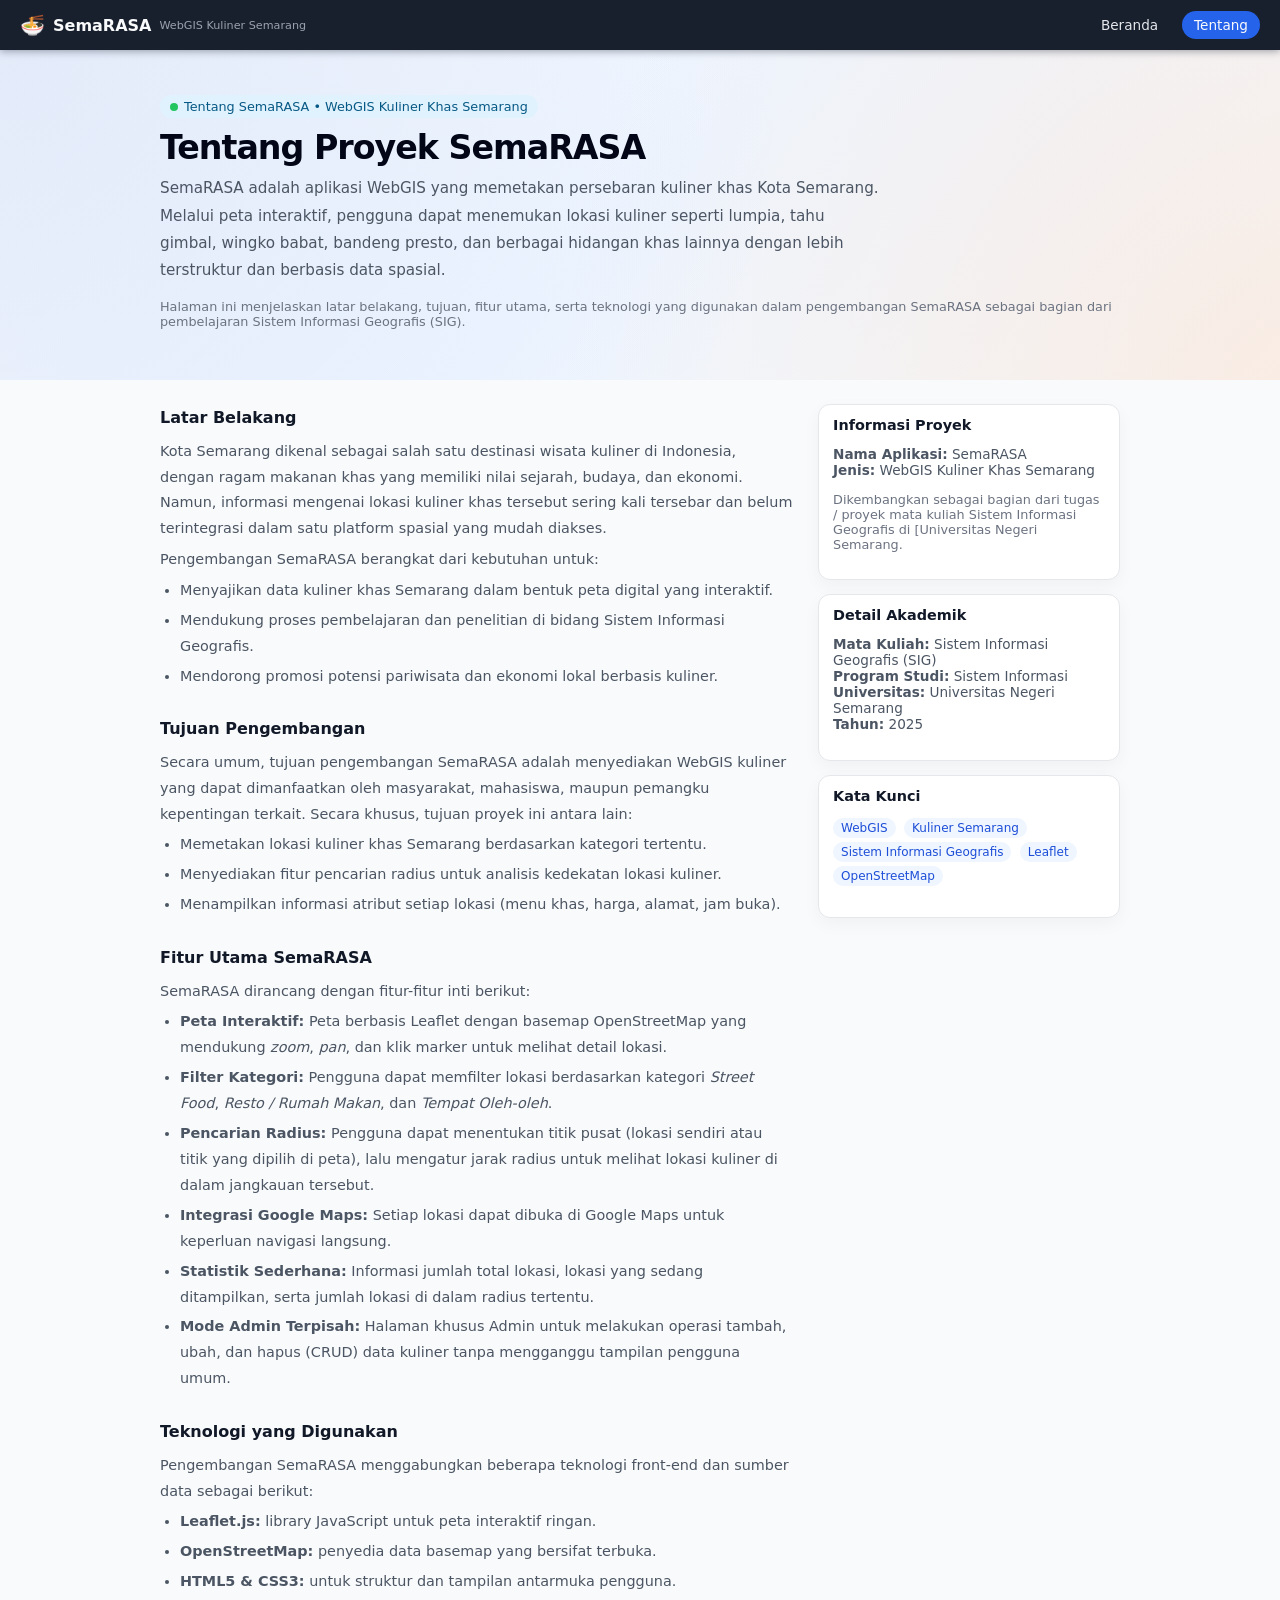
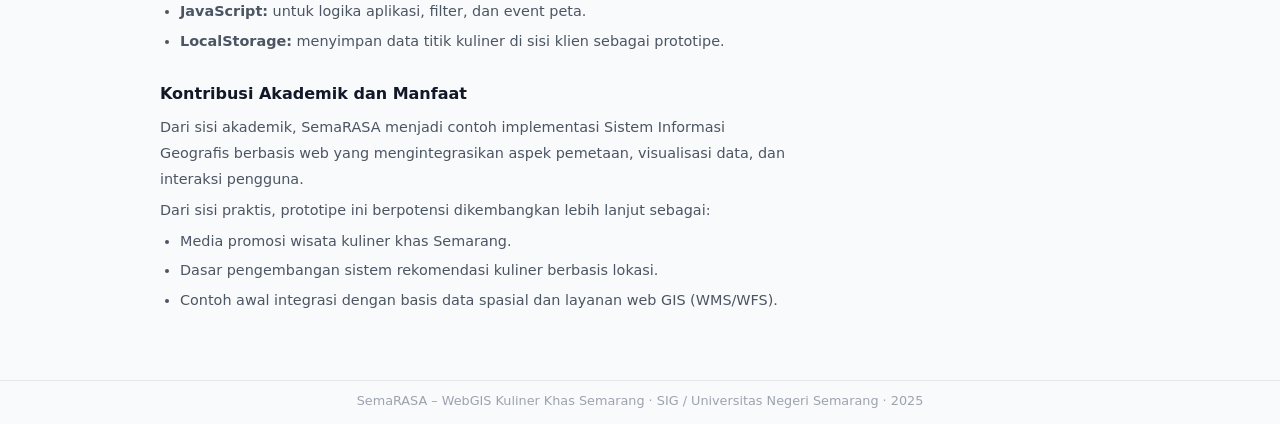
<file: about.html>
<!DOCTYPE html>
<html lang="id">
<head>
  <meta charset="UTF-8" />
  <title>Tentang SemaRASA – WebGIS Kuliner Khas Semarang</title>
  <meta name="viewport" content="width=device-width,initial-scale=1.0" />

  <link rel="stylesheet" href="assets/css/about.css" />
</head>
<body>
  <!-- NAVBAR -->
  <nav class="navbar">
    <div class="navbar-brand">
      <span class="logo-icon">🍜</span>
      <span>SemaRASA</span>
      <span class="logo-text-small">WebGIS Kuliner Semarang</span>
    </div>
    <div class="nav-links" aria-label="Navigasi utama">
      <a href="index.html">Beranda</a>
      <a href="about.html" class="active">Tentang</a>
    </div>
  </nav>

  <main>
    <!-- HERO ABOUT -->
    <header class="about-hero">
      <div class="about-hero-inner">
        <div class="about-badge">
          <span class="dot"></span>
          <span>Tentang SemaRASA • WebGIS Kuliner Khas Semarang</span>
        </div>
        <h1 class="about-title">Tentang Proyek SemaRASA</h1>
        <p class="about-subtitle">
          SemaRASA adalah aplikasi WebGIS yang memetakan persebaran kuliner khas Kota Semarang.
          Melalui peta interaktif, pengguna dapat menemukan lokasi kuliner seperti lumpia, tahu gimbal,
          wingko babat, bandeng presto, dan berbagai hidangan khas lainnya dengan lebih terstruktur
          dan berbasis data spasial.
        </p>
        <p class="about-meta">
          Halaman ini menjelaskan latar belakang, tujuan, fitur utama, serta teknologi yang digunakan
          dalam pengembangan SemaRASA sebagai bagian dari pembelajaran Sistem Informasi Geografis (SIG).
        </p>
      </div>
    </header>

    <!-- MAIN CONTENT -->
    <section class="about-content" aria-label="Penjelasan detail tentang SemaRASA">
      <div class="about-content-inner">
        <!-- KONTEN UTAMA -->
        <article class="about-main">
          <section id="latar-belakang">
            <h2>Latar Belakang</h2>
            <p>
              Kota Semarang dikenal sebagai salah satu destinasi wisata kuliner di Indonesia,
              dengan ragam makanan khas yang memiliki nilai sejarah, budaya, dan ekonomi.
              Namun, informasi mengenai lokasi kuliner khas tersebut sering kali tersebar
              dan belum terintegrasi dalam satu platform spasial yang mudah diakses.
            </p>
            <p>
              Pengembangan SemaRASA berangkat dari kebutuhan untuk:
            </p>
            <ul>
              <li>Menyajikan data kuliner khas Semarang dalam bentuk peta digital yang interaktif.</li>
              <li>Mendukung proses pembelajaran dan penelitian di bidang Sistem Informasi Geografis.</li>
              <li>Mendorong promosi potensi pariwisata dan ekonomi lokal berbasis kuliner.</li>
            </ul>
          </section>

          <section id="tujuan">
            <h2>Tujuan Pengembangan</h2>
            <p>
              Secara umum, tujuan pengembangan SemaRASA adalah menyediakan WebGIS kuliner
              yang dapat dimanfaatkan oleh masyarakat, mahasiswa, maupun pemangku kepentingan
              terkait. Secara khusus, tujuan proyek ini antara lain:
            </p>
            <ul>
              <li>Memetakan lokasi kuliner khas Semarang berdasarkan kategori tertentu.</li>
              <li>Menyediakan fitur pencarian radius untuk analisis kedekatan lokasi kuliner.</li>
              <li>Menampilkan informasi atribut setiap lokasi (menu khas, harga, alamat, jam buka).</li>
            </ul>
          </section>

          <section id="fitur">
            <h2>Fitur Utama SemaRASA</h2>
            <p>
              SemaRASA dirancang dengan fitur-fitur inti berikut:
            </p>
            <ul>
              <li>
                <strong>Peta Interaktif:</strong> Peta berbasis Leaflet dengan basemap OpenStreetMap
                yang mendukung <em>zoom</em>, <em>pan</em>, dan klik marker untuk melihat detail lokasi.
              </li>
              <li>
                <strong>Filter Kategori:</strong> Pengguna dapat memfilter lokasi berdasarkan kategori
                <em>Street Food</em>, <em>Resto / Rumah Makan</em>, dan <em>Tempat Oleh-oleh</em>.
              </li>
              <li>
                <strong>Pencarian Radius:</strong> Pengguna dapat menentukan titik pusat (lokasi sendiri
                atau titik yang dipilih di peta), lalu mengatur jarak radius untuk melihat lokasi kuliner
                di dalam jangkauan tersebut.
              </li>
              <li>
                <strong>Integrasi Google Maps:</strong> Setiap lokasi dapat dibuka di Google Maps
                untuk keperluan navigasi langsung.
              </li>
              <li>
                <strong>Statistik Sederhana:</strong> Informasi jumlah total lokasi, lokasi yang sedang
                ditampilkan, serta jumlah lokasi di dalam radius tertentu.
              </li>
              <li>
                <strong>Mode Admin Terpisah:</strong> Halaman khusus Admin untuk melakukan operasi
                tambah, ubah, dan hapus (CRUD) data kuliner tanpa mengganggu tampilan pengguna umum.
              </li>
            </ul>
          </section>

          <section id="teknologi">
            <h2>Teknologi yang Digunakan</h2>
            <p>
              Pengembangan SemaRASA menggabungkan beberapa teknologi front-end dan sumber data
              sebagai berikut:
            </p>
            <ul>
              <li><strong>Leaflet.js:</strong> library JavaScript untuk peta interaktif ringan.</li>
              <li><strong>OpenStreetMap:</strong> penyedia data basemap yang bersifat terbuka.</li>
              <li><strong>HTML5 &amp; CSS3:</strong> untuk struktur dan tampilan antarmuka pengguna.</li>
              <li><strong>JavaScript:</strong> untuk logika aplikasi, filter, dan event peta.</li>
              <li><strong>LocalStorage:</strong> menyimpan data titik kuliner di sisi klien sebagai prototipe.</li>
            </ul>
          </section>

          <section id="kontribusi">
            <h2>Kontribusi Akademik dan Manfaat</h2>
            <p>
              Dari sisi akademik, SemaRASA menjadi contoh implementasi Sistem Informasi Geografis berbasis web
              yang mengintegrasikan aspek pemetaan, visualisasi data, dan interaksi pengguna.
            </p>
            <p>
              Dari sisi praktis, prototipe ini berpotensi dikembangkan lebih lanjut sebagai:
            </p>
            <ul>
              <li>Media promosi wisata kuliner khas Semarang.</li>
              <li>Dasar pengembangan sistem rekomendasi kuliner berbasis lokasi.</li>
              <li>Contoh awal integrasi dengan basis data spasial dan layanan web GIS (WMS/WFS).</li>
            </ul>
          </section>
        </article>

        <!-- SIDEBAR / ASIDE -->
        <aside class="about-aside" aria-label="Informasi tambahan tentang proyek">
          <div class="aside-card">
            <h3>Informasi Proyek</h3>
            <p>
              <strong>Nama Aplikasi:</strong> SemaRASA<br>
              <strong>Jenis:</strong> WebGIS Kuliner Khas Semarang
            </p>
            <p class="aside-meta">
              Dikembangkan sebagai bagian dari tugas / proyek mata kuliah Sistem Informasi Geografis
              di [Universitas Negeri Semarang.
            </p>
          </div>

          <div class="aside-card">
            <h3>Detail Akademik</h3>
            <p>
              <strong>Mata Kuliah:</strong> Sistem Informasi Geografis (SIG) <br>
              <strong>Program Studi:</strong> Sistem Informasi <br>
              <strong>Universitas:</strong> Universitas Negeri Semarang <br>
              <strong>Tahun:</strong> 2025
            </p>
          </div>

          <div class="aside-card">
            <h3>Kata Kunci</h3>
            <p>
              <span class="badge-pill">WebGIS</span>
              <span class="badge-pill">Kuliner Semarang</span>
              <span class="badge-pill">Sistem Informasi Geografis</span>
              <span class="badge-pill">Leaflet</span>
              <span class="badge-pill">OpenStreetMap</span>
            </p>
          </div>
        </aside>
      </div>
    </section>
  </main>

  <footer>
    SemaRASA – WebGIS Kuliner Khas Semarang · SIG / Universitas Negeri Semarang · 2025
  </footer>
</body>
</html>
</file>
<file: assets/css/about.css>
* { box-sizing: border-box; }

html, body {
    margin: 0;
    padding: 0;
    font-family: system-ui, -apple-system, BlinkMacSystemFont, "Segoe UI", sans-serif;
    background: #f9fafb;
    color: #111827;
    scroll-behavior: smooth;
}

body {
    display: flex;
    flex-direction: column;
    min-height: 100vh;
}

/* NAVBAR – sama gaya dengan index.html */
.navbar {
    position: sticky;
    top: 0;
    z-index: 50;
    background: rgba(17, 24, 39, 0.97);
    backdrop-filter: blur(10px);
    color: #f9fafb;
    display: flex;
    align-items: center;
    justify-content: space-between;
    padding: 0.7rem 1.25rem;
    box-shadow: 0 1px 8px rgba(15, 23, 42, 0.4);
}

.navbar-brand {
    font-weight: 650;
    font-size: 1rem;
    display: flex;
    align-items: center;
    gap: 8px;
}

.navbar-brand span.logo-icon {
    font-size: 1.25rem;
}

.navbar-brand span.logo-text-small {
    font-size: 0.7rem;
    font-weight: 400;
    color: #9ca3af;
}

.nav-links {
    display: flex;
    gap: 12px;
}

.nav-links a {
    font-size: 0.85rem;
    color: #e5e7eb;
    text-decoration: none;
    padding: 6px 12px;
    border-radius: 999px;
    transition: background 0.2s, color 0.2s, transform 0.1s;
}

.nav-links a:hover {
    background: #374151;
    transform: translateY(-1px);
}

.nav-links a.active {
    background: #2563eb;
    color: #f9fafb;
}

main {
    flex: 1;
    display: flex;
    flex-direction: column;
}

/* HERO / HEADER ABOUT */
.about-hero {
    padding: 2.8rem 1.25rem 2.4rem;
    background:
    radial-gradient(circle at top left, #2563eb1a, transparent 60%),
    radial-gradient(circle at bottom right, #f973161a, transparent 55%),
    linear-gradient(135deg, #f9fafb 0%, #eff6ff 50%, #f9fafb 100%);
}

.about-hero-inner {
    max-width: 960px;
    margin: 0 auto;
}

.about-badge {
    display: inline-flex;
    align-items: center;
    gap: 6px;
    padding: 4px 10px;
    border-radius: 999px;
    background: #e0f2fe;
    color: #075985;
    font-size: 0.8rem;
    margin-bottom: 10px;
}

.about-badge span.dot {
    width: 8px;
    height: 8px;
    border-radius: 999px;
    background: #22c55e;
}

.about-title {
    font-size: clamp(1.7rem, 2.6vw, 2.1rem);
    font-weight: 750;
    letter-spacing: -0.03em;
    color: #020617;
    margin: 0 0 8px 0;
}

.about-subtitle {
    font-size: 0.95rem;
    color: #4b5563;
    line-height: 1.8;
    margin: 0 0 14px 0;
    max-width: 720px;
}

.about-meta {
    font-size: 0.8rem;
    color: #6b7280;
}

/* CONTENT WRAPPER */
.about-content {
    padding: 1.5rem 1.25rem 2.5rem;
}

.about-content-inner {
    max-width: 960px;
    margin: 0 auto;
    display: grid;
    grid-template-columns: minmax(0, 2.1fr) minmax(0, 1fr);
    gap: 24px;
}

.about-main {
    font-size: 0.9rem;
    color: #4b5563;
    line-height: 1.8;
}

.about-main section {
    margin-bottom: 1.6rem;
}

.about-main h2 {
    font-size: 1rem;
    margin: 0 0 6px 0;
    color: #111827;
}

.about-main p {
    margin: 0.25rem 0 0.3rem;
}

.about-main ul {
    margin: 0.3rem 0 0.5rem;
    padding-left: 1.25rem;
}

.about-main li {
    margin-bottom: 0.25rem;
}

.about-aside {
    font-size: 0.85rem;
    color: #4b5563;
    display: flex;
    flex-direction: column;
    gap: 14px;
}

.aside-card {
    background: #ffffff;
    border-radius: 12px;
    padding: 12px 14px 14px;
    border: 1px solid #e5e7eb;
    box-shadow: 0 6px 18px rgba(15, 23, 42, 0.04);
}

.aside-card h3 {
    font-size: 0.9rem;
    margin: 0 0 6px;
    color: #111827;
}

.aside-meta {
    font-size: 0.8rem;
    color: #6b7280;
    margin-top: 4px;
}

.badge-pill {
    display: inline-block;
    padding: 3px 8px;
    border-radius: 999px;
    background: #eff6ff;
    color: #1d4ed8;
    font-size: 0.75rem;
    margin-right: 4px;
    margin-bottom: 4px;
}

footer {
    padding: 12px 16px 16px;
    font-size: 0.8rem;
    color: #9ca3af;
    text-align: center;
    border-top: 1px solid #e5e7eb;
    background: #f9fafb;
}

@media (max-width: 900px) {
    .about-content-inner {
    grid-template-columns: minmax(0, 1fr);
    }
}
</file>
